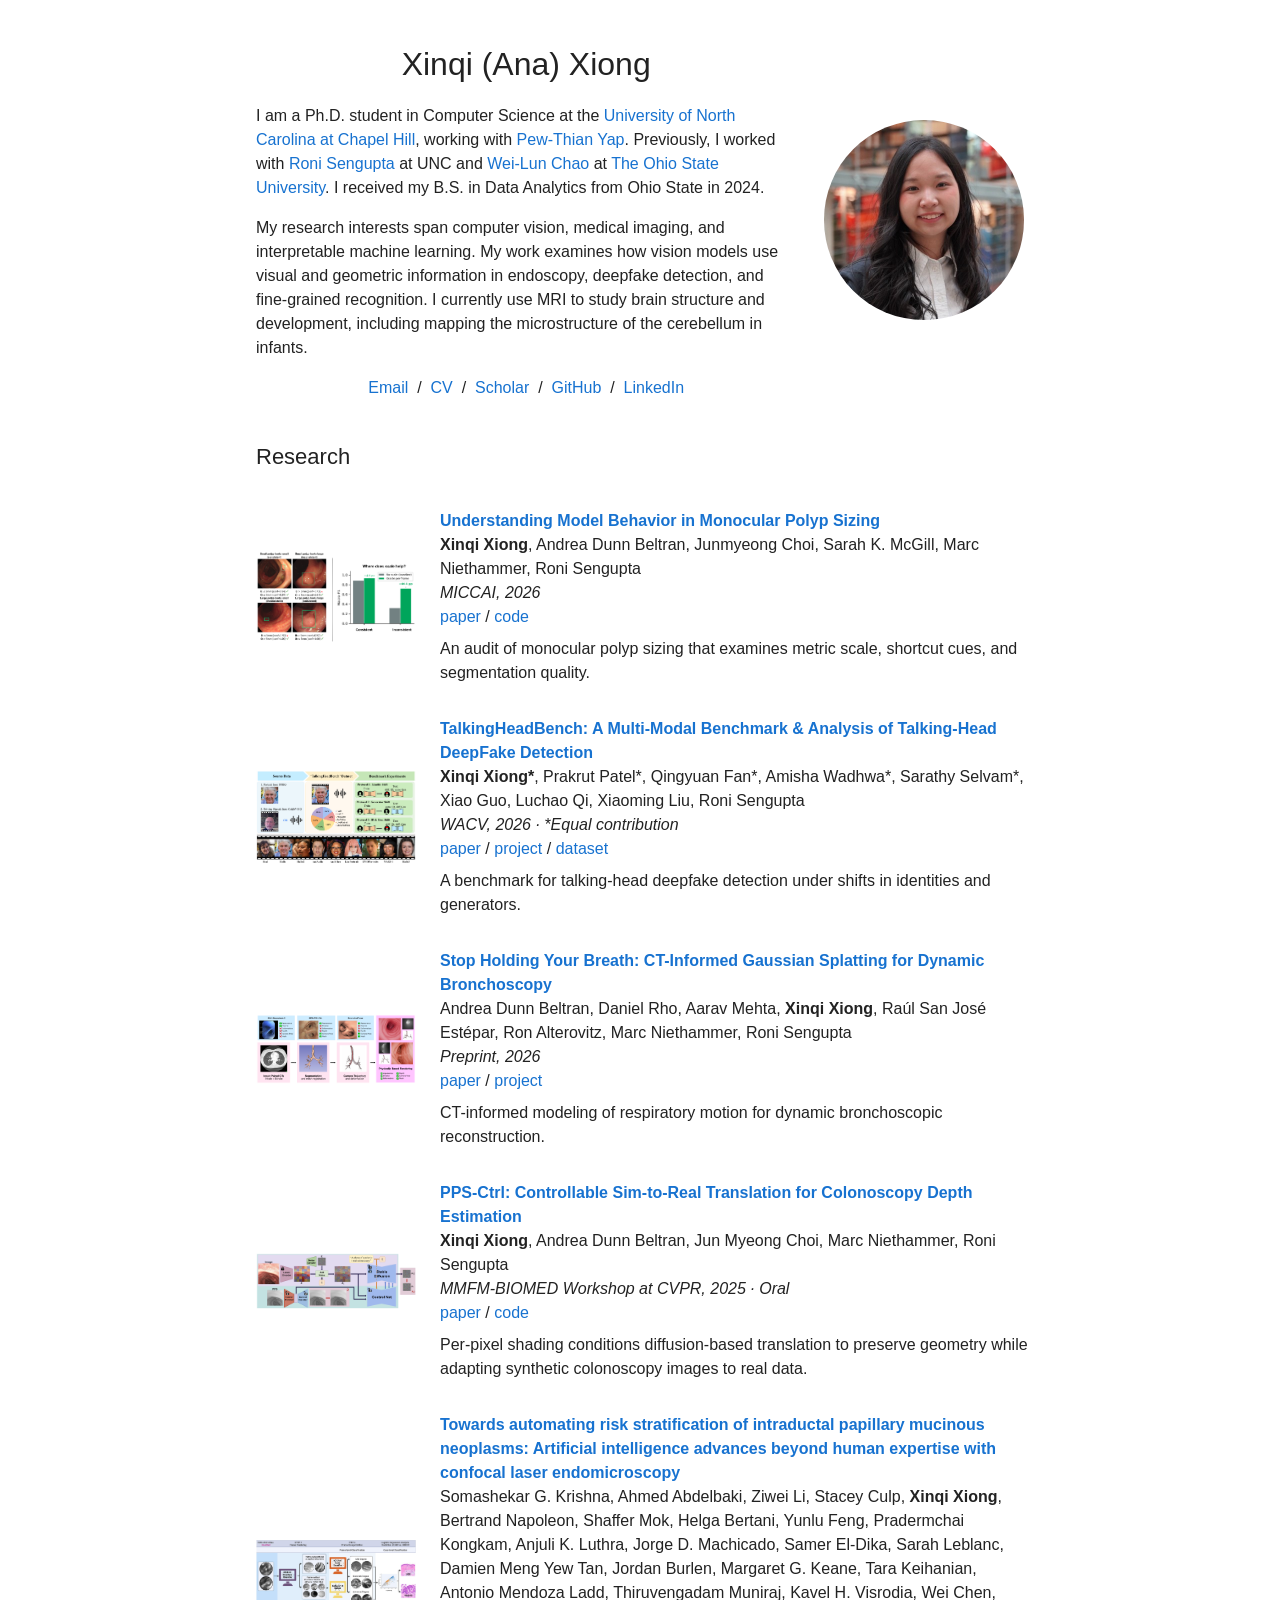
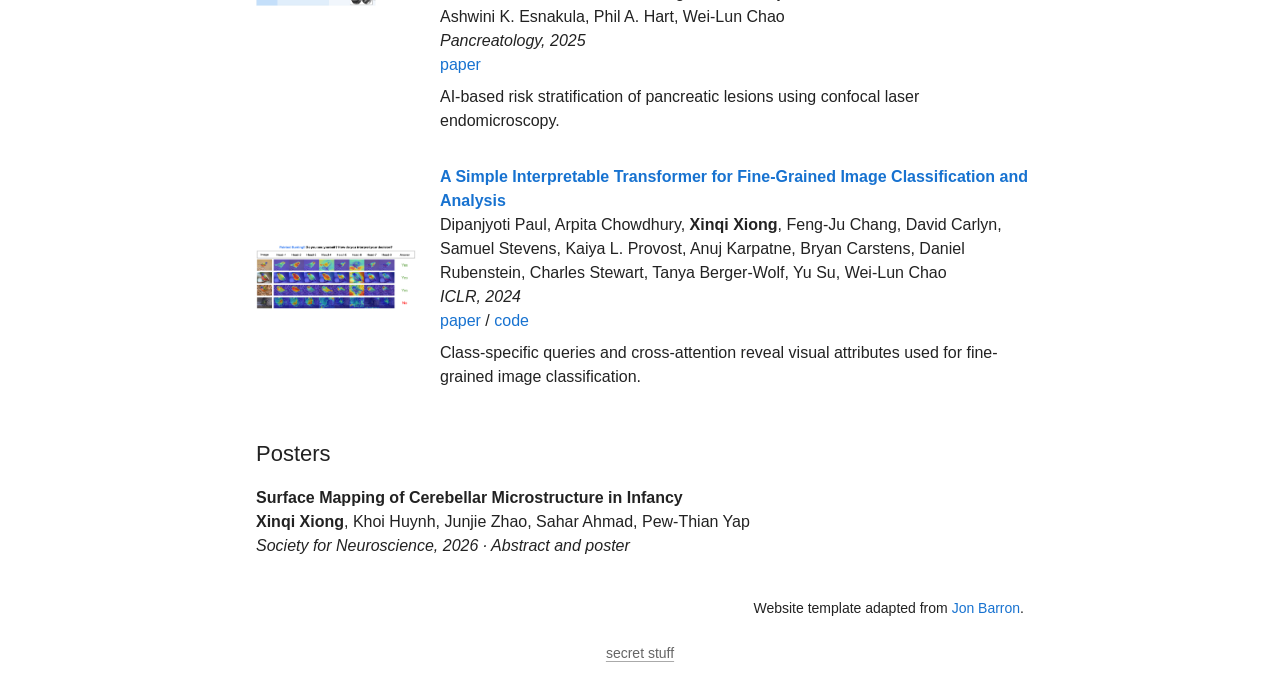
<file: index.html>
<!DOCTYPE HTML>
<html lang="en">
<head>
<meta charset="utf-8">
<meta name="viewport" content="width=device-width, initial-scale=1">
<title>Xinqi (Ana) Xiong</title>
<meta name="author" content="Xinqi (Ana) Xiong">
<meta name="description" content="Xinqi (Ana) Xiong, Computer Science PhD student at UNC-Chapel Hill working on computer vision, medical imaging, and neuroimaging.">
<link rel="stylesheet" href="stylesheet.css?v=e10a885">
</head>

<body>
<main>

<header>
<div class="bio">
<h1>Xinqi (Ana) Xiong</h1>

<p>I am a Ph.D. student in Computer Science at the <a href="https://www.unc.edu/">University of North Carolina at Chapel Hill</a>, working with <a href="https://www.med.unc.edu/radiology/people/pew-thian-yap/">Pew-Thian Yap</a>. Previously, I worked with <a href="https://www.cs.unc.edu/~ronisen/">Roni Sengupta</a> at UNC and <a href="https://sites.google.com/view/wei-lun-harry-chao">Wei-Lun Chao</a> at <a href="https://www.osu.edu/">The Ohio State University</a>. I received my B.S. in Data Analytics from Ohio State in 2024.</p>

<p>My research interests span computer vision, medical imaging, and interpretable machine learning. My work examines how vision models use visual and geometric information in endoscopy, deepfake detection, and fine-grained recognition. I currently use MRI to study brain structure and development, including mapping the microstructure of the cerebellum in infants.</p>

<nav aria-label="Contact and profiles"><a href="mailto:xxiong@cs.unc.edu">Email</a> &nbsp;/&nbsp; <a href="data/Xinqi_Xiong_CV.pdf">CV</a> &nbsp;/&nbsp; <a href="https://scholar.google.com/citations?user=j1k9a_QAAAAJ&amp;hl=en">Scholar</a> &nbsp;/&nbsp; <a href="https://github.com/anaxqx">GitHub</a> &nbsp;/&nbsp; <a href="https://www.linkedin.com/in/ana-xiong/">LinkedIn</a></nav>
</div>
<img class="portrait" src="images/portrait.png" width="400" height="400" alt="Portrait of Xinqi (Ana) Xiong">
</header>

<section>
<h2>Research</h2>

<table class="publications">
<tbody>
<tr>
<td class="figure"><a href="images/polyp-sizing.png"><img src="images/polyp-sizing.png" width="781" height="448" alt="Polyp sizing study overview (full-size image)" loading="lazy"></a></td>

<td class="paper"><a class="papertitle" href="https://papers.miccai.org/miccai-2026/paper/5951_paper.pdf">Understanding Model Behavior in Monocular Polyp Sizing</a><br>
<strong>Xinqi Xiong</strong>, Andrea Dunn Beltran, Junmyeong Choi, Sarah K. McGill, Marc Niethammer, Roni Sengupta<br>
<em>MICCAI, 2026</em><br>
<a href="https://papers.miccai.org/miccai-2026/paper/5951_paper.pdf">paper</a> / <a href="https://github.com/anaxqx/polyp-sizing-audit">code</a>
<p>An audit of monocular polyp sizing that examines metric scale, shortcut cues, and segmentation quality.</p>
</td>
</tr>

<tr>
<td class="figure"><a href="images/talkingheadbench.png"><img src="images/talkingheadbench.png" width="1508" height="876" alt="TalkingHeadBench dataset and evaluation overview (full-size image)" loading="lazy"></a></td>

<td class="paper"><a class="papertitle" href="https://openaccess.thecvf.com/content/WACV2026/papers/Xiong_TalkingHeadBench_A_Multi-Modal_Benchmark__Analysis_of_Talking-Head_DeepFake_Detection_WACV_2026_paper.pdf">TalkingHeadBench: A Multi-Modal Benchmark &amp; Analysis of Talking-Head DeepFake Detection</a><br>
<strong>Xinqi Xiong*</strong>, Prakrut Patel*, Qingyuan Fan*, Amisha Wadhwa*, Sarathy Selvam*, Xiao Guo, Luchao Qi, Xiaoming Liu, Roni Sengupta<br>
<em>WACV, 2026 · *Equal contribution</em><br>
<a href="https://openaccess.thecvf.com/content/WACV2026/papers/Xiong_TalkingHeadBench_A_Multi-Modal_Benchmark__Analysis_of_Talking-Head_DeepFake_Detection_WACV_2026_paper.pdf">paper</a> / <a href="https://anaxqx.github.io/talkingheadbench.github.io/">project</a> / <a href="https://huggingface.co/datasets/luchaoqi/TalkingHeadBench">dataset</a>
<p>A benchmark for talking-head deepfake detection under shifts in identities and generators.</p>
</td>
</tr>

<tr>
<td class="figure"><a href="images/respire.png"><img src="images/respire.png" width="869" height="383" alt="RESPIRE dynamic bronchoscopy method overview (full-size image)" loading="lazy"></a></td>

<td class="paper"><a class="papertitle" href="https://arxiv.org/abs/2604.28179">Stop Holding Your Breath: CT-Informed Gaussian Splatting for Dynamic Bronchoscopy</a><br>
Andrea Dunn Beltran, Daniel Rho, Aarav Mehta, <strong>Xinqi Xiong</strong>, Raúl San José Estépar, Ron Alterovitz, Marc Niethammer, Roni Sengupta<br>
<em>Preprint, 2026</em><br>
<a href="https://arxiv.org/abs/2604.28179">paper</a> / <a href="https://asdunnbe.github.io/RESPIRE/">project</a>
<p>CT-informed modeling of respiratory motion for dynamic bronchoscopic reconstruction.</p>
</td>
</tr>

<tr>
<td class="figure"><a href="images/pps-ctrl.png"><img src="images/pps-ctrl.png" width="1634" height="576" alt="PPS-Ctrl colonoscopy image translation overview (full-size image)" loading="lazy"></a></td>

<td class="paper"><a class="papertitle" href="https://arxiv.org/abs/2504.17067">PPS-Ctrl: Controllable Sim-to-Real Translation for Colonoscopy Depth Estimation</a><br>
<strong>Xinqi Xiong</strong>, Andrea Dunn Beltran, Jun Myeong Choi, Marc Niethammer, Roni Sengupta<br>
<em>MMFM-BIOMED Workshop at CVPR, 2025 · Oral</em><br>
<a href="https://arxiv.org/abs/2504.17067">paper</a> / <a href="https://github.com/anaxqx/PPS-Ctrl">code</a>
<p>Per-pixel shading conditions diffusion-based translation to preserve geometry while adapting synthetic colonoscopy images to real data.</p>
</td>
</tr>

<tr>
<td class="figure"><a href="images/pancreatology.png"><img src="images/pancreatology.png" width="1596" height="650" alt="Confocal laser endomicroscopy study overview (full-size image)" loading="lazy"></a></td>

<td class="paper"><a class="papertitle" href="https://pmc.ncbi.nlm.nih.gov/articles/PMC12354341/">Towards automating risk stratification of intraductal papillary mucinous neoplasms: Artificial intelligence advances beyond human expertise with confocal laser endomicroscopy</a><br>
Somashekar G. Krishna, Ahmed Abdelbaki, Ziwei Li, Stacey Culp, <strong>Xinqi Xiong</strong>, Bertrand Napoleon, Shaffer Mok, Helga Bertani, Yunlu Feng, Pradermchai Kongkam, Anjuli K. Luthra, Jorge D. Machicado, Samer El-Dika, Sarah Leblanc, Damien Meng Yew Tan, Jordan Burlen, Margaret G. Keane, Tara Keihanian, Antonio Mendoza Ladd, Thiruvengadam Muniraj, Kavel H. Visrodia, Wei Chen, Ashwini K. Esnakula, Phil A. Hart, Wei-Lun Chao<br>
<em>Pancreatology, 2025</em><br>
<a href="https://pmc.ncbi.nlm.nih.gov/articles/PMC12354341/">paper</a>
<p>AI-based risk stratification of pancreatic lesions using confocal laser endomicroscopy.</p>
</td>
</tr>

<tr>
<td class="figure"><a href="images/intr.png"><img src="images/intr.png" width="1597" height="639" alt="Interpretable Transformer overview (full-size image)" loading="lazy"></a></td>

<td class="paper"><a class="papertitle" href="https://arxiv.org/abs/2311.04157">A Simple Interpretable Transformer for Fine-Grained Image Classification and Analysis</a><br>
Dipanjyoti Paul, Arpita Chowdhury, <strong>Xinqi Xiong</strong>, Feng-Ju Chang, David Carlyn, Samuel Stevens, Kaiya L. Provost, Anuj Karpatne, Bryan Carstens, Daniel Rubenstein, Charles Stewart, Tanya Berger-Wolf, Yu Su, Wei-Lun Chao<br>
<em>ICLR, 2024</em><br>
<a href="https://arxiv.org/abs/2311.04157">paper</a> / <a href="https://github.com/Imageomics/INTR">code</a>
<p>Class-specific queries and cross-attention reveal visual attributes used for fine-grained image classification.</p>
</td>
</tr>
</tbody>
</table>
</section>

<section class="poster">
<h2>Posters</h2>

<p><strong>Surface Mapping of Cerebellar Microstructure in Infancy</strong><br>
<strong>Xinqi Xiong</strong>, Khoi Huynh, Junjie Zhao, Sahar Ahmad, Pew-Thian Yap<br>
<em>Society for Neuroscience, 2026 · Abstract and poster</em></p>
</section>

<footer>Website template adapted from <a href="https://jonbarron.info/">Jon Barron</a>.</footer>
<details class="personal-projects">
<summary>secret stuff</summary>
<div class="personal-projects-content">
<h2>Random personal projects / TMI</h2>
<dl>
<dt><a href="https://explore-japan-oahu.vercel.app/?lang=en">Oʻahu Heritage Atlas</a></dt>
<dd>
<p>A personal map of Japanese heritage on Oʻahu.</p>
<figure class="atlas-demo">
<video controls playsinline preload="metadata" width="1280" height="720" poster="heritage-atlas/atlas-walkthrough.jpg" aria-label="A walkthrough of the Oʻahu Heritage Atlas">
<source src="heritage-atlas/atlas-walkthrough.mp4" type="video/mp4">
<a href="heritage-atlas/atlas-walkthrough.mp4">Watch the map walkthrough</a>
</video>
<figcaption>Switch the map to Japanese, filter for shrines, and open Hawaiʻi Izumo Taisha.</figcaption>
</figure>
</dd>
<dt>My time-management agent</dt>
<dd>Short demo coming later.</dd>
</dl>
</div>
</details>
</main>
</body>
</html>
</file>
<file: stylesheet.css>
a {
  color:#1772d0;
  text-decoration:none
}
a:hover,a:focus {
  color:#f09228;
  text-decoration:underline
}
body {
  margin:0;
  background:#fff;
  color:#222;
  font-family:Lato,Verdana,Helvetica,sans-serif;
  font-size:16px;
  line-height:1.5
}
main {
  max-width:800px;
  margin:auto;
  padding:24px 16px
}
header {
  display:flex;
  align-items:center;
  gap:28px;
  padding:16px
}
.bio {
  flex:1;
  min-width:0
}
.portrait {
  display:block;
  width:26%;
  max-width:200px;
  height:auto;
  border-radius:50%
}
h1 {
  font-size:32px;
  font-weight:400;
  text-align:center;
  margin:0 0 16px
}
h2 {
  font-size:22px;
  font-weight:400;
  margin:24px 16px 12px
}
nav {
  text-align:center
}
.publications {
  width:100%;
  border-collapse:separate;
  border-spacing:0 16px
}
.figure {
  width:24%;
  padding:16px;
  vertical-align:middle
}
.figure img {
  width:100%;
  height:auto;
  display:block
}
.paper {
  padding:8px;
  vertical-align:middle
}
.papertitle {
  font-weight:700
}
.paper p {
  margin:8px 0 0
}
.poster p {
  margin:16px
}
footer {
  text-align:right;
  font-size:14px;
  margin:40px 16px 8px
}
@media(max-width:600px) {
  main {
  padding:12px 8px
}
header {
  flex-direction:column;
  gap:16px;
  padding:12px
}
.portrait {
  order:-1;
  width:144px
}
nav {
  line-height:2
}
.publications,.publications tbody,.publications tr,.publications td {
  display:block;
  width:auto
}
.publications tr {
  margin-bottom:28px
}
.figure {
  padding:8px 12px;
  max-width:280px
}
.paper {
  padding:8px 12px
}
h2 {
  margin-left:12px
}

}

.personal-projects {
  margin:12px 0 0
}
.personal-projects summary {
  display:block;
  width:max-content;
  margin:0 auto;
  padding:12px 9px;
  color:#666;
  font-size:14px;
  line-height:20px;
  text-decoration:underline;
  text-decoration-color:#aaa;
  text-underline-offset:3px;
  cursor:pointer
}
.personal-projects summary::-webkit-details-marker {
  display:none
}
.personal-projects summary:hover,.personal-projects summary:focus-visible {
  color:#1772d0;
  text-decoration-color:currentColor
}
.personal-projects summary:focus-visible {
  outline:2px solid #1772d0;
  outline-offset:2px
}
.personal-projects-content {
  padding:8px 16px 0
}
.personal-projects-content::after {
  content:"";
  display:block;
  width:min(100%, clamp(320px,66%,520px));
  aspect-ratio:2 / 1;
  margin:0 0 0 auto;
  background:url("images/personal-projects-margin.webp") right bottom / 100% auto no-repeat;
  mask-image:linear-gradient(to bottom,transparent,#000 21%)
}
.personal-projects-content h2,.personal-projects-content dl {
  margin:0 0 12px
}
.personal-projects-content dt {
  font-weight:700
}
.personal-projects-content dd {
  margin:2px 0 12px;
  color:#555
}
.personal-projects-content dd p {
  margin:0
}
.atlas-demo {
  margin:12px 0 24px
}
.atlas-demo video {
  display:block;
  width:100%;
  height:auto;
  aspect-ratio:16 / 9;
  border-radius:3px;
  background:#f4f3ee
}
.atlas-demo figcaption {
  margin-top:6px;
  font-size:14px
}
@media (prefers-reduced-motion:no-preference) {
  @supports (interpolate-size:allow-keywords) and selector(details::details-content) {
    .personal-projects {
      interpolate-size:allow-keywords
    }
    .personal-projects::details-content {
      block-size:0;
      overflow:clip;
      transition:block-size 300ms ease,content-visibility 300ms allow-discrete
    }
    .personal-projects[open]::details-content {
      block-size:auto
    }
  }
}
@media (max-width:600px) {
  .personal-projects-content {
    padding-inline:12px
  }
}
</file>
